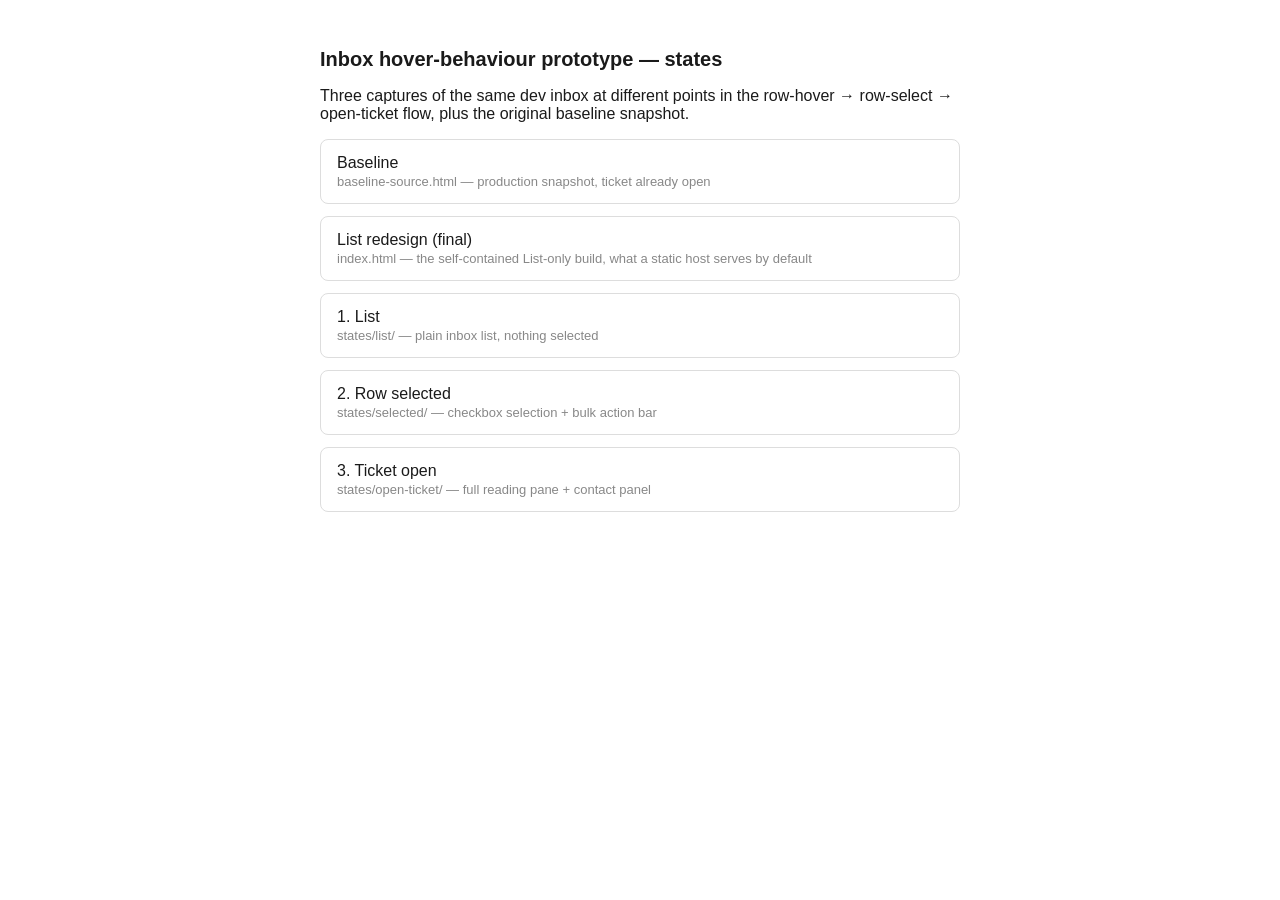
<file: states.html>
<!doctype html>
<html lang="en">
<head>
<meta charset="utf-8">
<title>Inbox states</title>
<style>
  :root { color-scheme: light; }
  body { font-family: -apple-system, sans-serif; max-width: 640px; margin: 48px auto; padding: 0 16px; color: #1a1a1a; background: #fff; }
  h1 { font-size: 20px; }
  ul { padding-left: 0; list-style: none; }
  li { margin: 12px 0; }
  a { display: block; padding: 14px 16px; border: 1px solid #ddd; border-radius: 8px; text-decoration: none; color: #1a1a1a; }
  a:hover { background: #f5f5f5; }
  .slug { color: #888; font-size: 13px; margin-top: 2px; }
</style>
</head>
<body>
<h1>Inbox hover-behaviour prototype — states</h1>
<p>Three captures of the same dev inbox at different points in the row-hover → row-select → open-ticket flow, plus the original baseline snapshot.</p>
<ul>
  <li><a href="baseline-source.html">Baseline<div class="slug">baseline-source.html — production snapshot, ticket already open</div></a></li>
  <li><a href="index.html">List redesign (final)<div class="slug">index.html — the self-contained List-only build, what a static host serves by default</div></a></li>
  <li><a href="states/list/index.html">1. List<div class="slug">states/list/ — plain inbox list, nothing selected</div></a></li>
  <li><a href="states/selected/index.html">2. Row selected<div class="slug">states/selected/ — checkbox selection + bulk action bar</div></a></li>
  <li><a href="states/open-ticket/index.html">3. Ticket open<div class="slug">states/open-ticket/ — full reading pane + contact panel</div></a></li>
</ul>
</body>
</html>
</file>
